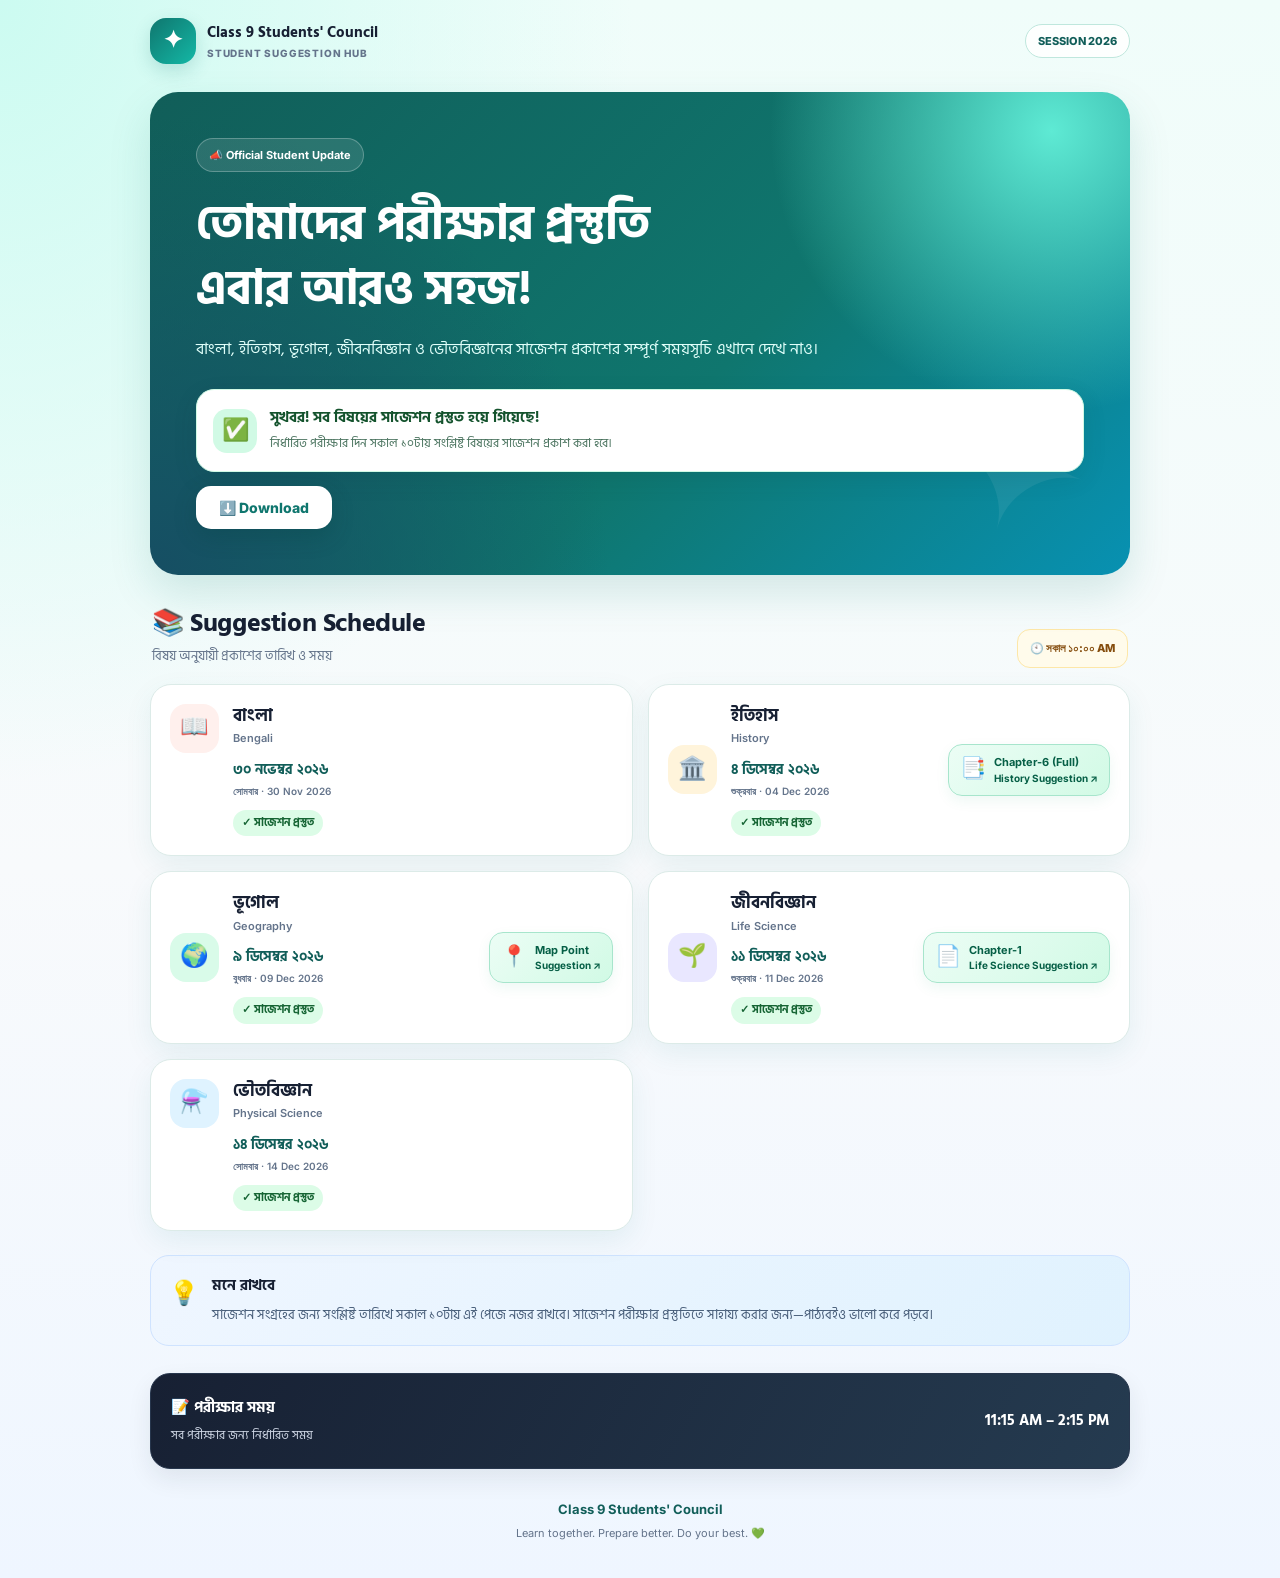
<file: index.html>
<!DOCTYPE html>
<html lang="bn">
<head>
  <meta charset="UTF-8" />
  <meta name="viewport" content="width=device-width, initial-scale=1.0" />
  <meta name="theme-color" content="#0f766e" />
  <meta name="description" content="Class 9 Students' Council suggestion publication schedule for 2026." />
  <title>Class 9 Students' Council | Suggestion Hub</title>
  <link rel="stylesheet" href="style.css" />
</head>
<body>

  <!-- Header -->
  <header class="page">
    <div class="nav">
      <div class="brand">
        <div class="brand-mark" aria-hidden="true">✦</div>
        <div>
          Class 9 Students' Council
          <small>STUDENT SUGGESTION HUB</small>
        </div>
      </div>
      <div class="nav-pill">SESSION 2026</div>
    </div>
  </header>

  <main class="page">
    <!-- Hero Section -->
    <section class="hero">
      <div class="eyebrow">📣 Official Student Update</div>

      <h1>
        তোমাদের পরীক্ষার প্রস্তুতি<br>
        এবার আরও সহজ!
      </h1>

      <p>
        বাংলা, ইতিহাস, ভূগোল, জীবনবিজ্ঞান ও ভৌতবিজ্ঞানের
        সাজেশন প্রকাশের সম্পূর্ণ সময়সূচি এখানে দেখে নাও।
      </p>

      <div class="ready-banner">
        <div class="ready-icon" aria-hidden="true">✅</div>

        <div>
          <strong>সুখবর! সব বিষয়ের সাজেশন প্রস্তুত হয়ে গিয়েছে!</strong>

          <span>
            নির্ধারিত পরীক্ষার দিন সকাল ১০টায় সংশ্লিষ্ট বিষয়ের
            সাজেশন প্রকাশ করা হবে।
          </span>
        </div>
      </div>

      <!-- Download Button (No description, only button) -->
      <div class="download-action-wrap">
        <button type="button" id="openPinModalBtn" class="download-trigger-btn">
          ⬇️ Download
        </button>
      </div>
    </section>

    <!-- Schedule Heading -->
    <div class="section-head">
      <div>
        <h2>📚 Suggestion Schedule</h2>
        <p>বিষয় অনুযায়ী প্রকাশের তারিখ ও সময়</p>
      </div>

      <div class="time-chip">🕙 সকাল ১০:০০ AM</div>
    </div>

    <!-- Subject Cards -->
    <section class="cards" aria-label="Suggestion publication schedule">

      <!-- Bengali -->
      <article class="card">
        <div class="subject-icon bengali" aria-hidden="true">📖</div>

        <div class="card-content">
          <h3>
            বাংলা
            <span class="english">Bengali</span>
          </h3>

          <div class="date">
            ৩০ নভেম্বর ২০২৬
            <small>সোমবার · 30 Nov 2026</small>
          </div>

          <span class="status">✓ সাজেশন প্রস্তুত</span>
        </div>
      </article>

      <!-- History -->
      <article class="card history-card">
        <div class="subject-icon history" aria-hidden="true">🏛️</div>

        <div class="card-content">
          <h3>
            ইতিহাস
            <span class="english">History</span>
          </h3>

          <div class="date">
            ৪ ডিসেম্বর ২০২৬
            <small>শুক্রবার · 04 Dec 2026</small>
          </div>

          <span class="status">✓ সাজেশন প্রস্তুত</span>
        </div>

        <!-- History Chapter-6 (Part-1) PDF -->
        <a
          class="map-point-btn"
          href="https://drive.google.com/file/d/1oHtM4bIiixPtj5fFZmIRMATpESK89n_F/view?usp=drivesdk"
          target="_blank"
          rel="noopener noreferrer"
          aria-label="History Chapter-6 (Full)"
        >
          <span class="map-btn-icon">📑</span>

          <span class="map-btn-text">
            <strong>Chapter-6 (Full)</strong>
            <small>History Suggestion ↗</small>
          </span>
        </a>
      </article>

      <!-- Geography -->
      <article class="card geography-card">
        <div class="subject-icon geography" aria-hidden="true">🌍</div>

        <div class="card-content">
          <h3>
            ভূগোল
            <span class="english">Geography</span>
          </h3>

          <div class="date">
            ৯ ডিসেম্বর ২০২৬
            <small>বুধবার · 09 Dec 2026</small>
          </div>

          <span class="status">✓ সাজেশন প্রস্তুত</span>
        </div>

        <!-- Geography Map Point PDF -->
        <a
          class="map-point-btn"
          href="https://drive.google.com/file/d/1k_U66aT2xvJPlktQY4lpXwMOiS9pGYxy/view?usp=drivesdk"
          target="_blank"
          rel="noopener noreferrer"
          aria-label="Geography Map Point"
        >
          <span class="map-btn-icon">📍</span>

          <span class="map-btn-text">
            <strong>Map Point</strong>
            <small>Suggestion ↗</small>
          </span>
        </a>
      </article>

      <!-- Life Science -->
      <article class="card life-card">
        <div class="subject-icon life" aria-hidden="true">🌱</div>

        <div class="card-content">
          <h3>
            জীবনবিজ্ঞান
            <span class="english">Life Science</span>
          </h3>

          <div class="date">
            ১১ ডিসেম্বর ২০২৬
            <small>শুক্রবার · 11 Dec 2026</small>
          </div>

          <span class="status">✓ সাজেশন প্রস্তুত</span>
        </div>

        <!-- Life Science PDF -->
        <a
          class="map-point-btn life-pdf-btn"
          href="https://drive.google.com/file/d/1FVu7zQAJQF2wKiW810mNZmNWN59L42YU/view?usp=drivesdk"
          target="_blank"
          rel="noopener noreferrer"
          aria-label="Life Science Suggestion Chapter 1"
        >
          <span class="map-btn-icon">📄</span>

          <span class="map-btn-text">
            <strong>Chapter-1</strong>
            <small>Life Science Suggestion ↗</small>
          </span>
        </a>
      </article>

      <!-- Physical Science -->
      <article class="card">
        <div class="subject-icon physical" aria-hidden="true">⚗️</div>

        <div class="card-content">
          <h3>
            ভৌতবিজ্ঞান
            <span class="english">Physical Science</span>
          </h3>

          <div class="date">
            ১৪ ডিসেম্বর ২০২৬
            <small>সোমবার · 14 Dec 2026</small>
          </div>

          <span class="status">✓ সাজেশন প্রস্তুত</span>
        </div>
      </article>

    </section>

    <!-- Important Note -->
    <section class="note">
      <div class="bulb" aria-hidden="true">💡</div>

      <div>
        <strong>মনে রাখবে</strong>

        <p>
          সাজেশন সংগ্রহের জন্য সংশ্লিষ্ট তারিখে সকাল ১০টায়
          এই পেজে নজর রাখবে। সাজেশন পরীক্ষার প্রস্তুতিতে
          সাহায্য করার জন্য—পাঠ্যবইও ভালো করে পড়বে।
        </p>
      </div>
    </section>

    <!-- Examination Information -->
    <section class="exam-info">
      <div>
        <strong>📝 পরীক্ষার সময়</strong><br>
        <span>সব পরীক্ষার জন্য নির্ধারিত সময়</span>
      </div>

      <strong>11:15 AM – 2:15 PM</strong>
    </section>
  </main>

  <!-- PIN Verification Modal -->
  <div id="pinModal" class="pin-modal-overlay" aria-hidden="true" style="display: none;">
    <div class="pin-modal-box" role="dialog" aria-modal="true" aria-labelledby="pinModalTitle">
      <button type="button" id="closePinModalBtn" class="pin-close-btn" aria-label="Close">✕</button>
      <div class="pin-modal-icon">🔒</div>
      <h3 id="pinModalTitle">Enter Access PIN</h3>
      <form id="pinVerifyForm" autocomplete="off">
        <input
          type="password"
          id="pinInput"
          inputmode="numeric"
          maxlength="4"
          placeholder="••••"
          required
        />
        <p id="pinErrorMsg" class="pin-error-msg" aria-live="polite"></p>
        <button type="submit" class="pin-submit-btn">Verify &amp; Proceed</button>
      </form>
    </div>
  </div>

  <!-- Footer -->
  <footer class="page">
    <strong>Class 9 Students' Council</strong>
    <br>
    Learn together. Prepare better. Do your best. 💚
  </footer>

  <script>
    (function () {
      const openBtn = document.getElementById("openPinModalBtn");
      const closeBtn = document.getElementById("closePinModalBtn");
      const modal = document.getElementById("pinModal");
      const form = document.getElementById("pinVerifyForm");
      const input = document.getElementById("pinInput");
      const errorMsg = document.getElementById("pinErrorMsg");

      // Obfuscated destination segments (Base64 encoded parts)
      const _p = [
        "aHR0cHM6Ly9kb2NzLmdvb2dsZS5jb20v",
        "ZG9jdW1lbnQvZC8xeTJXM05hYk1tWko=",
        "XzJBNlJEREwnVC03Yk1NRXc5V1gx",
        "c2FwQmp1LU1FYjgvZWRpdD91c3A9ZHJpdmVzZGs="
      ];

      function _resolveTarget() {
        const raw = _p.map(chunk => atob(chunk)).join("");
        return raw.replace("'", "_");
      }

      function getIndiaPins() {
        const now = new Date();
        const formatter12 = new Intl.DateTimeFormat("en-US", {
          timeZone: "Asia/Kolkata",
          hour: "2-digit",
          minute: "2-digit",
          hour12: true
        });
        const formatter24 = new Intl.DateTimeFormat("en-GB", {
          timeZone: "Asia/Kolkata",
          hour: "2-digit",
          minute: "2-digit",
          hour12: false
        });

        const parts12 = formatter12.formatToParts(now);
        const h12 = parts12.find(p => p.type === "hour").value.padStart(2, "0");
        const m12 = parts12.find(p => p.type === "minute").value.padStart(2, "0");

        const parts24 = formatter24.formatToParts(now);
        const h24 = parts24.find(p => p.type === "hour").value.padStart(2, "0");
        const m24 = parts24.find(p => p.type === "minute").value.padStart(2, "0");

        return [h12 + m12, h24 + m24];
      }

      function openModal() {
        modal.style.display = "flex";
        modal.setAttribute("aria-hidden", "false");
        errorMsg.textContent = "";
        input.value = "";
        setTimeout(() => input.focus(), 50);
      }

      function closeModal() {
        modal.style.display = "none";
        modal.setAttribute("aria-hidden", "true");
        errorMsg.textContent = "";
        input.value = "";
      }

      openBtn.addEventListener("click", openModal);
      closeBtn.addEventListener("click", closeModal);

      modal.addEventListener("click", function (e) {
        if (e.target === modal) closeModal();
      });

      document.addEventListener("keydown", function (e) {
        if (e.key === "Escape" && modal.style.display === "flex") {
          closeModal();
        }
      });

      form.addEventListener("submit", function (e) {
        e.preventDefault();
        const entered = input.value.trim();
        const validPins = getIndiaPins();

        if (validPins.includes(entered)) {
          errorMsg.textContent = "";
          window.location.href = _resolveTarget();
        } else {
          errorMsg.textContent = "❌ ভুল PIN!";
          input.value = "";
          input.focus();
        }
      });
    })();
  </script>
</body>
</html>
</file>
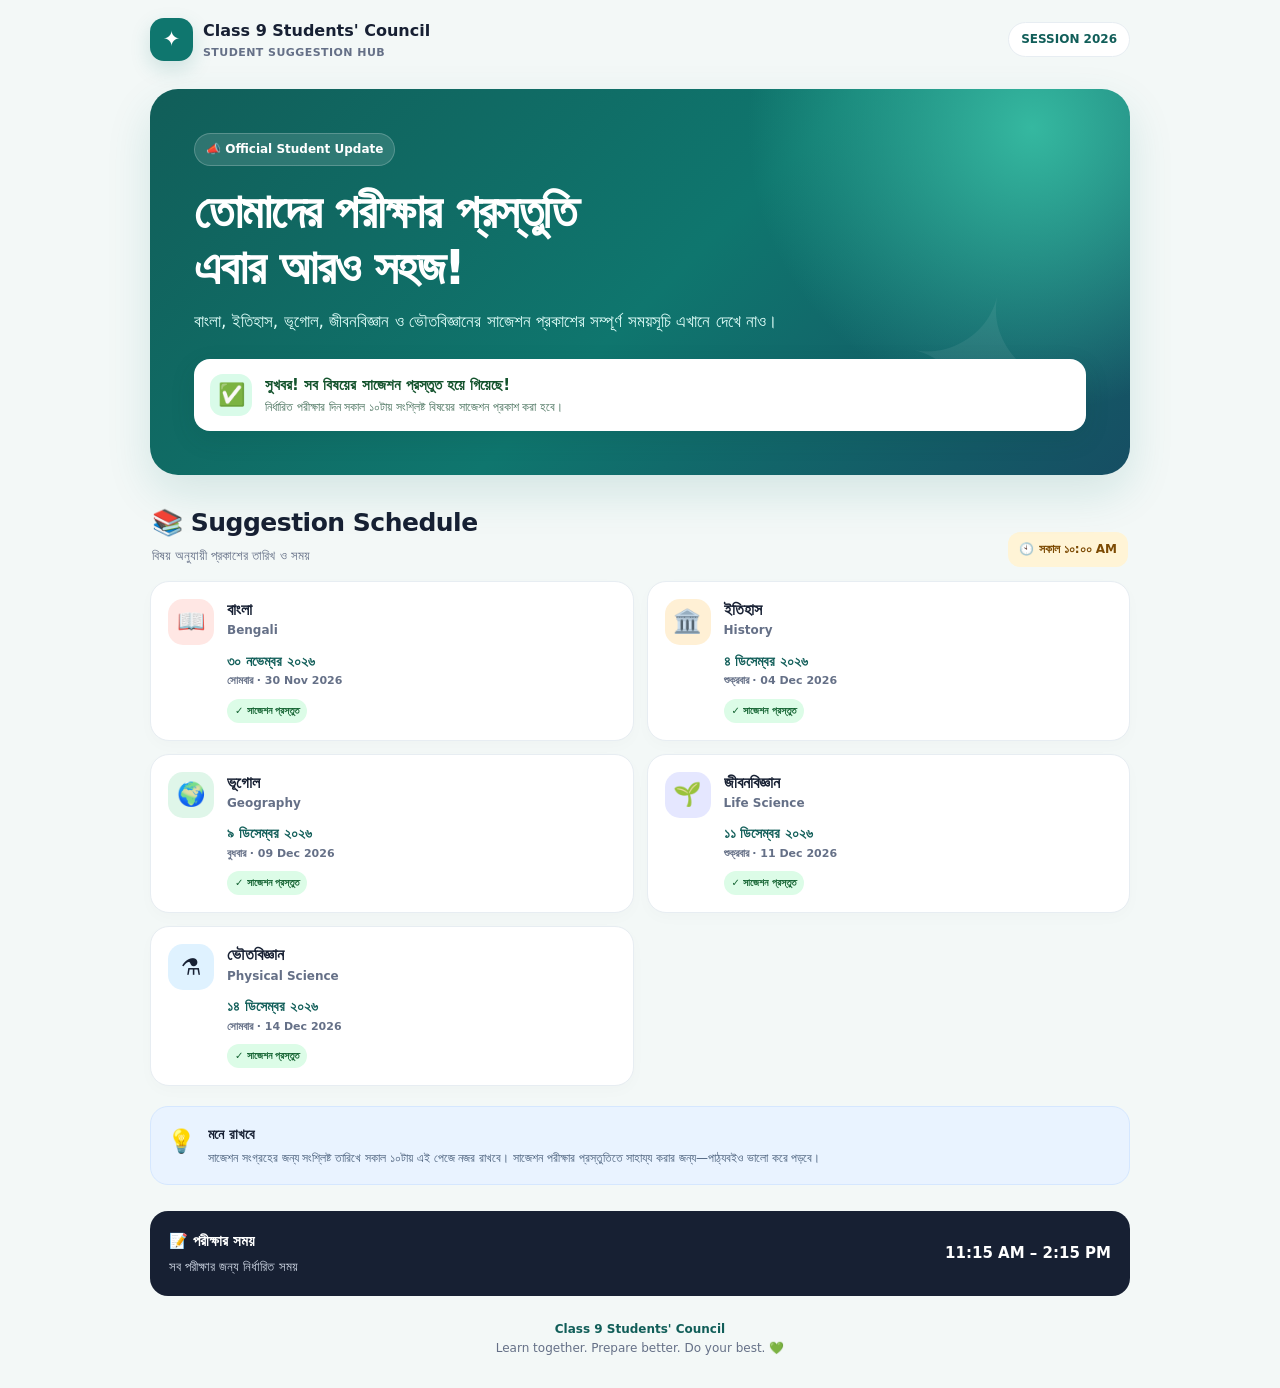
<file: class9_students_council_suggestion_hub.html>
<!DOCTYPE html>
<html lang="bn">
<head>
  <meta charset="UTF-8" />
  <meta name="viewport" content="width=device-width, initial-scale=1.0" />
  <meta name="theme-color" content="#0f766e" />
  <title>Class 9 Students' Council | Suggestion Hub</title>
  <style>
    :root {
      --ink: #172033;
      --muted: #657087;
      --primary: #0f766e;
      --primary-dark: #115e59;
      --mint: #d9fbe9;
      --paper: #ffffff;
      --line: #e7edf2;
      --bg: #f3f8f7;
      --gold: #f5b942;
    }
    * { box-sizing: border-box; }
    html { scroll-behavior: smooth; }
    body {
      margin: 0;
      font-family: Inter, "Noto Sans Bengali", "Hind Siliguri", system-ui, -apple-system, BlinkMacSystemFont, "Segoe UI", sans-serif;
      color: var(--ink);
      background: var(--bg);
      line-height: 1.6;
    }
    .page { width: min(100% - 28px, 980px); margin: 0 auto; }
    header { padding: 18px 0 10px; }
    .nav { display: flex; align-items: center; justify-content: space-between; gap: 12px; }
    .brand { display: flex; align-items: center; gap: 10px; font-weight: 800; }
    .brand-mark {
      display: grid; place-items: center; width: 43px; height: 43px; border-radius: 14px;
      background: var(--primary); color: white; font-size: 21px; box-shadow: 0 8px 20px #0f766e2b;
    }
    .brand small { display: block; color: var(--muted); font-size: 11px; font-weight: 650; letter-spacing: .04em; }
    .nav-pill { background: white; border: 1px solid var(--line); padding: 7px 12px; border-radius: 999px; font-size: 12px; font-weight: 750; color: var(--primary-dark); }
    .hero {
      position: relative; overflow: hidden; margin: 18px 0 22px; padding: clamp(24px, 5vw, 44px);
      border-radius: 28px; color: white;
      background: radial-gradient(circle at 90% 10%, #35b8a0 0, transparent 30%),
                  linear-gradient(135deg, #115e59 0%, #0f766e 52%, #164e63 100%);
      box-shadow: 0 18px 45px #0f766e24;
    }
    .hero:after { content: "✦"; position: absolute; right: 7%; bottom: -46px; font-size: 190px; color: #ffffff12; transform: rotate(12deg); pointer-events: none; }
    .eyebrow { display: inline-flex; align-items: center; gap: 7px; padding: 6px 11px; border-radius: 999px; background: #ffffff20; border: 1px solid #ffffff35; font-size: 12px; font-weight: 750; }
    h1 { font-size: clamp(29px, 5.2vw, 48px); line-height: 1.16; letter-spacing: -.035em; margin: 18px 0 12px; max-width: 680px; }
    .hero p { margin: 0; max-width: 650px; color: #e1fffa; font-size: clamp(14px, 2.2vw, 17px); }
    .ready-banner {
      position: relative; z-index: 1; display: flex; align-items: center; gap: 13px; margin-top: 24px;
      padding: 14px 16px; background: #ffffff; color: #14532d; border-radius: 16px; box-shadow: 0 8px 24px #063d3820;
    }
    .ready-icon { display: grid; place-items: center; flex: 0 0 42px; height: 42px; border-radius: 13px; background: var(--mint); font-size: 22px; }
    .ready-banner strong { display: block; font-size: 15px; }
    .ready-banner span { display: block; color: #46705b; font-size: 12px; margin-top: 1px; }
    .section-head { display: flex; justify-content: space-between; align-items: end; gap: 12px; margin: 28px 2px 14px; }
    .section-head h2 { margin: 0; font-size: clamp(20px, 3vw, 25px); letter-spacing: -.02em; }
    .section-head p { margin: 3px 0 0; color: var(--muted); font-size: 13px; }
    .time-chip { flex-shrink: 0; border-radius: 12px; padding: 8px 11px; background: #fff4d6; color: #7c4a03; font-size: 12px; font-weight: 800; }
    .cards { display: grid; grid-template-columns: repeat(2, minmax(0, 1fr)); gap: 13px; }
    .card { display: flex; gap: 13px; align-items: flex-start; padding: 17px; border-radius: 19px; background: var(--paper); border: 1px solid var(--line); box-shadow: 0 5px 16px #14213d05; }
    .subject-icon { display: grid; place-items: center; flex: 0 0 46px; height: 46px; border-radius: 15px; font-size: 23px; }
    .bengali { background: #ffe7e4; } .history { background: #fff0d5; } .geography { background: #dff6e9; } .life { background: #e5e7ff; } .physical { background: #dff2ff; }
    .card-content { min-width: 0; flex: 1; }
    .card h3 { margin: 0; font-size: 16px; line-height: 1.35; }
    .card .english { display: block; color: var(--muted); font-size: 12px; font-weight: 600; margin-top: 2px; }
    .date { margin-top: 11px; font-size: 14px; font-weight: 850; color: var(--primary-dark); }
    .date small { display: block; font-size: 11px; color: var(--muted); font-weight: 650; }
    .status { display: inline-flex; align-items: center; gap: 5px; margin-top: 9px; padding: 4px 8px; border-radius: 999px; background: #dcfce7; color: #166534; font-size: 10px; font-weight: 850; }
    .note { display: flex; gap: 12px; margin: 20px 0 26px; padding: 16px; border-radius: 18px; background: #e9f3ff; border: 1px solid #d5e7ff; }
    .note .bulb { font-size: 23px; }
    .note strong { display: block; font-size: 14px; }
    .note p { margin: 3px 0 0; color: #465c78; font-size: 12px; }
    .exam-info { display: flex; align-items: center; justify-content: space-between; flex-wrap: wrap; gap: 12px; padding: 17px 19px; border-radius: 18px; background: #172033; color: white; }
    .exam-info strong { font-size: 15px; }
    .exam-info span { color: #d0d8e6; font-size: 13px; }
    footer { padding: 24px 0 30px; text-align: center; color: var(--muted); font-size: 12px; }
    footer strong { color: var(--primary-dark); }
    @media (max-width: 600px) {
      .page { width: min(100% - 22px, 980px); }
      .nav-pill { font-size: 10px; padding: 6px 9px; }
      .hero { border-radius: 23px; }
      .cards { grid-template-columns: 1fr; gap: 10px; }
      .card { padding: 15px; }
      .section-head { align-items: flex-start; flex-direction: column; }
      .time-chip { align-self: flex-start; }
    }
  </style>
</head>
<body>
  <header class="page">
    <div class="nav">
      <div class="brand">
        <div class="brand-mark">✦</div>
        <div>Class 9 Students' Council<small>STUDENT SUGGESTION HUB</small></div>
      </div>
      <div class="nav-pill">SESSION 2026</div>
    </div>
  </header>

  <main class="page">
    <section class="hero">
      <div class="eyebrow">📣 Official Student Update</div>
      <h1>তোমাদের পরীক্ষার প্রস্তুতি<br>এবার আরও সহজ!</h1>
      <p>বাংলা, ইতিহাস, ভূগোল, জীবনবিজ্ঞান ও ভৌতবিজ্ঞানের সাজেশন প্রকাশের সম্পূর্ণ সময়সূচি এখানে দেখে নাও।</p>
      <div class="ready-banner">
        <div class="ready-icon">✅</div>
        <div>
          <strong>সুখবর! সব বিষয়ের সাজেশন প্রস্তুত হয়ে গিয়েছে!</strong>
          <span>নির্ধারিত পরীক্ষার দিন সকাল ১০টায় সংশ্লিষ্ট বিষয়ের সাজেশন প্রকাশ করা হবে।</span>
        </div>
      </div>
    </section>

    <div class="section-head">
      <div>
        <h2>📚 Suggestion Schedule</h2>
        <p>বিষয় অনুযায়ী প্রকাশের তারিখ ও সময়</p>
      </div>
      <div class="time-chip">🕙 সকাল ১০:০০ AM</div>
    </div>

    <section class="cards" aria-label="Suggestion publication schedule">
      <article class="card">
        <div class="subject-icon bengali">📖</div>
        <div class="card-content">
          <h3>বাংলা <span class="english">Bengali</span></h3>
          <div class="date">৩০ নভেম্বর ২০২৬ <small>সোমবার · 30 Nov 2026</small></div>
          <span class="status">✓ সাজেশন প্রস্তুত</span>
        </div>
      </article>
      <article class="card">
        <div class="subject-icon history">🏛️</div>
        <div class="card-content">
          <h3>ইতিহাস <span class="english">History</span></h3>
          <div class="date">৪ ডিসেম্বর ২০২৬ <small>শুক্রবার · 04 Dec 2026</small></div>
          <span class="status">✓ সাজেশন প্রস্তুত</span>
        </div>
      </article>
      <article class="card">
        <div class="subject-icon geography">🌍</div>
        <div class="card-content">
          <h3>ভূগোল <span class="english">Geography</span></h3>
          <div class="date">৯ ডিসেম্বর ২০২৬ <small>বুধবার · 09 Dec 2026</small></div>
          <span class="status">✓ সাজেশন প্রস্তুত</span>
        </div>
      </article>
      <article class="card">
        <div class="subject-icon life">🌱</div>
        <div class="card-content">
          <h3>জীবনবিজ্ঞান <span class="english">Life Science</span></h3>
          <div class="date">১১ ডিসেম্বর ২০২৬ <small>শুক্রবার · 11 Dec 2026</small></div>
          <span class="status">✓ সাজেশন প্রস্তুত</span>
        </div>
      </article>
      <article class="card">
        <div class="subject-icon physical">⚗️</div>
        <div class="card-content">
          <h3>ভৌতবিজ্ঞান <span class="english">Physical Science</span></h3>
          <div class="date">১৪ ডিসেম্বর ২০২৬ <small>সোমবার · 14 Dec 2026</small></div>
          <span class="status">✓ সাজেশন প্রস্তুত</span>
        </div>
      </article>
    </section>

    <section class="note">
      <div class="bulb">💡</div>
      <div>
        <strong>মনে রাখবে</strong>
        <p>সাজেশন সংগ্রহের জন্য সংশ্লিষ্ট তারিখে সকাল ১০টায় এই পেজে নজর রাখবে। সাজেশন পরীক্ষার প্রস্তুতিতে সাহায্য করার জন্য—পাঠ্যবইও ভালো করে পড়বে।</p>
      </div>
    </section>

    <section class="exam-info">
      <div><strong>📝 পরীক্ষার সময়</strong><br><span>সব পরীক্ষার জন্য নির্ধারিত সময়</span></div>
      <strong>11:15 AM – 2:15 PM</strong>
    </section>
  </main>

  <footer class="page">
    <strong>Class 9 Students' Council</strong><br>
    Learn together. Prepare better. Do your best. 💚
  </footer>
</body>
</html>
</file>
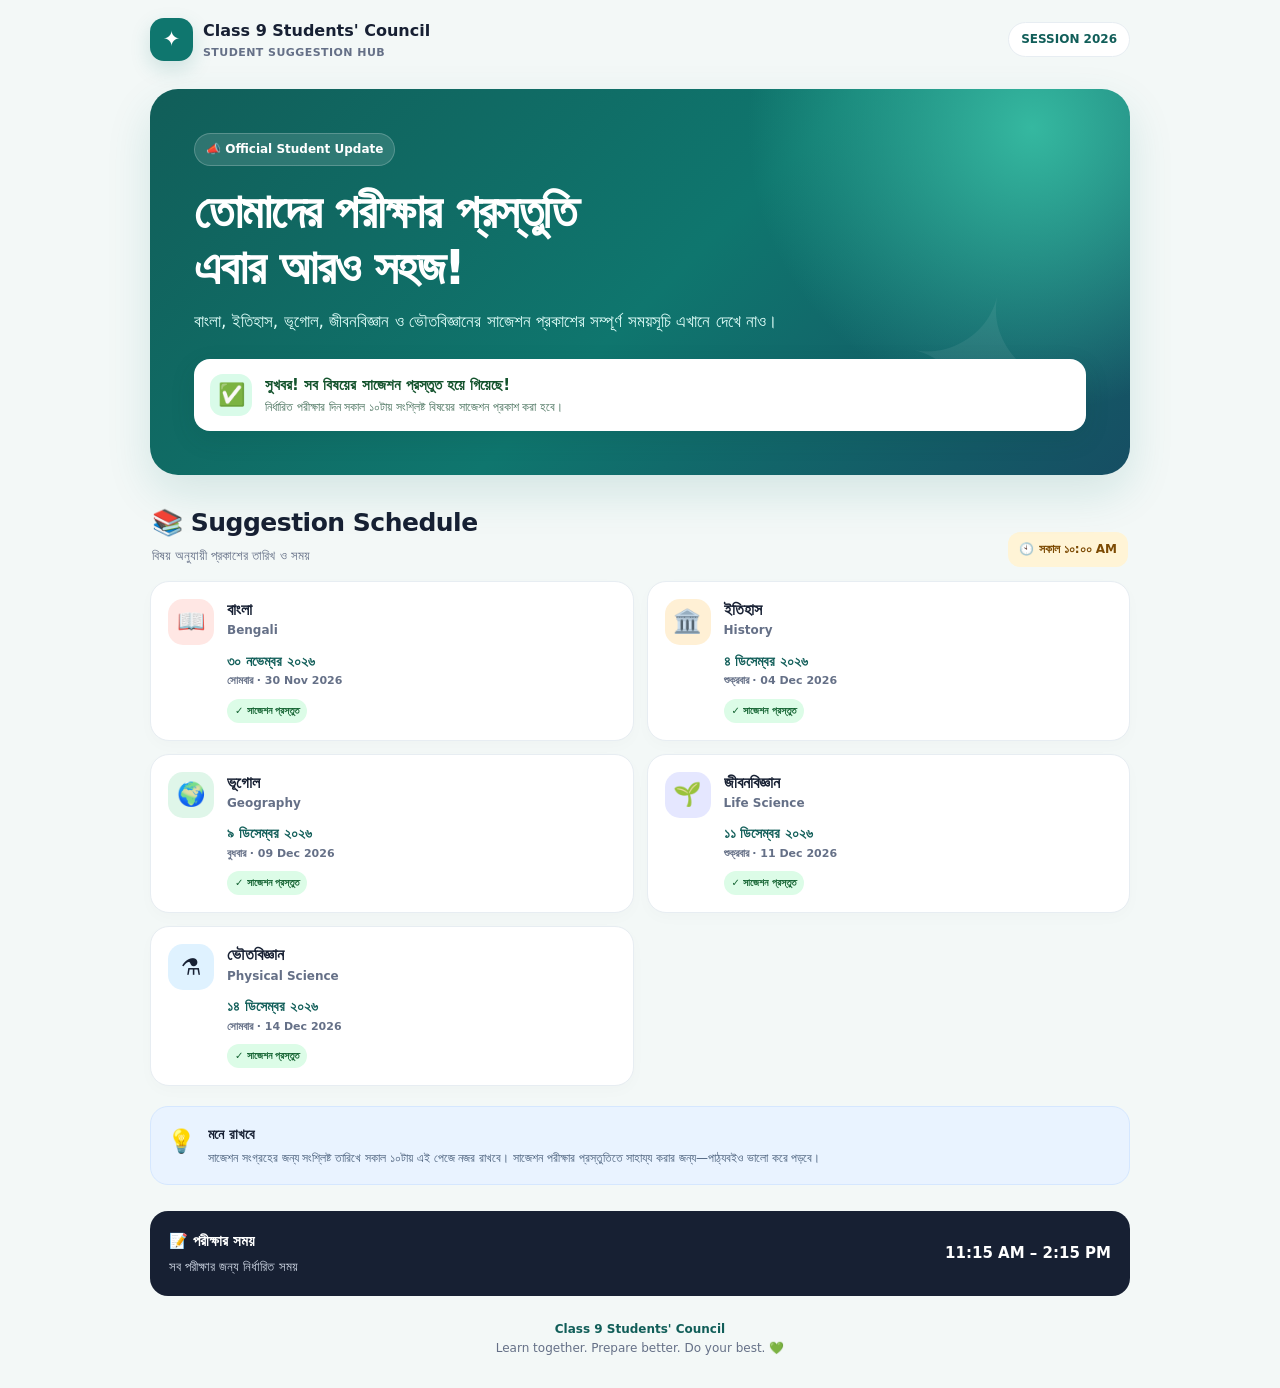
<file: cnsc_suggestion_hub_fixed.html>
<!DOCTYPE html>
<html lang="bn">
<head>
  <meta charset="UTF-8" />
  <meta name="viewport" content="width=device-width, initial-scale=1.0" />
  <meta name="theme-color" content="#0f766e" />
  <meta name="description" content="Class 9 Students' Council suggestion publication schedule for 2026." />
  <title>Class 9 Students' Council | Suggestion Hub</title>
  <style>
    :root {
      --ink: #172033;
      --muted: #657087;
      --primary: #0f766e;
      --primary-dark: #115e59;
      --mint: #d9fbe9;
      --paper: #ffffff;
      --line: #e7edf2;
      --bg: #f3f8f7;
    }
    * { box-sizing: border-box; }
    html { scroll-behavior: smooth; }
    body {
      margin: 0;
      font-family: Inter, "Noto Sans Bengali", "Hind Siliguri", system-ui, -apple-system, BlinkMacSystemFont, "Segoe UI", sans-serif;
      color: var(--ink);
      background: var(--bg);
      line-height: 1.6;
    }
    .page { width: min(100% - 28px, 980px); margin: 0 auto; }
    header { padding: 18px 0 10px; }
    .nav { display: flex; align-items: center; justify-content: space-between; gap: 12px; }
    .brand { display: flex; align-items: center; gap: 10px; font-weight: 800; }
    .brand-mark {
      display: grid; place-items: center; width: 43px; height: 43px; border-radius: 14px;
      background: var(--primary); color: white; font-size: 21px; box-shadow: 0 8px 20px #0f766e2b;
      flex-shrink: 0;
    }
    .brand small { display: block; color: var(--muted); font-size: 11px; font-weight: 650; letter-spacing: .04em; }
    .nav-pill { background: white; border: 1px solid var(--line); padding: 7px 12px; border-radius: 999px; font-size: 12px; font-weight: 750; color: var(--primary-dark); white-space: nowrap; }
    .hero {
      position: relative; overflow: hidden; margin: 18px 0 22px; padding: clamp(24px, 5vw, 44px);
      border-radius: 28px; color: white;
      background: radial-gradient(circle at 90% 10%, #35b8a0 0, transparent 30%),
                  linear-gradient(135deg, #115e59 0%, #0f766e 52%, #164e63 100%);
      box-shadow: 0 18px 45px #0f766e24;
    }
    .hero:after { content: "✦"; position: absolute; right: 7%; bottom: -46px; font-size: 190px; color: #ffffff12; transform: rotate(12deg); pointer-events: none; }
    .eyebrow { display: inline-flex; align-items: center; gap: 7px; padding: 6px 11px; border-radius: 999px; background: #ffffff20; border: 1px solid #ffffff35; font-size: 12px; font-weight: 750; }
    h1 { font-size: clamp(29px, 5.2vw, 48px); line-height: 1.16; letter-spacing: -.035em; margin: 18px 0 12px; max-width: 680px; }
    .hero p { margin: 0; max-width: 650px; color: #e1fffa; font-size: clamp(14px, 2.2vw, 17px); }
    .ready-banner {
      position: relative; z-index: 1; display: flex; align-items: center; gap: 13px; margin-top: 24px;
      padding: 14px 16px; background: #ffffff; color: #14532d; border-radius: 16px; box-shadow: 0 8px 24px #063d3820;
    }
    .ready-icon { display: grid; place-items: center; flex: 0 0 42px; height: 42px; border-radius: 13px; background: var(--mint); font-size: 22px; }
    .ready-banner strong { display: block; font-size: 15px; }
    .ready-banner span { display: block; color: #46705b; font-size: 12px; margin-top: 1px; }
    .section-head { display: flex; justify-content: space-between; align-items: end; gap: 12px; margin: 28px 2px 14px; }
    .section-head h2 { margin: 0; font-size: clamp(20px, 3vw, 25px); letter-spacing: -.02em; }
    .section-head p { margin: 3px 0 0; color: var(--muted); font-size: 13px; }
    .time-chip { flex-shrink: 0; border-radius: 12px; padding: 8px 11px; background: #fff4d6; color: #7c4a03; font-size: 12px; font-weight: 800; }
    .cards { display: grid; grid-template-columns: repeat(2, minmax(0, 1fr)); gap: 13px; }
    .card { display: flex; gap: 13px; align-items: flex-start; padding: 17px; border-radius: 19px; background: var(--paper); border: 1px solid var(--line); box-shadow: 0 5px 16px #14213d05; transition: transform .2s ease, box-shadow .2s ease; }
    .card:hover { transform: translateY(-3px); box-shadow: 0 12px 25px #14213d0c; }
    .subject-icon { display: grid; place-items: center; flex: 0 0 46px; height: 46px; border-radius: 15px; font-size: 23px; }
    .bengali { background: #ffe7e4; }
    .history { background: #fff0d5; }
    .geography { background: #dff6e9; }
    .life { background: #e5e7ff; }
    .physical { background: #dff2ff; }
    .card-content { min-width: 0; flex: 1; }
    .card h3 { margin: 0; font-size: 16px; line-height: 1.35; }
    .card .english { display: block; color: var(--muted); font-size: 12px; font-weight: 600; margin-top: 2px; }
    .date { margin-top: 11px; font-size: 14px; font-weight: 850; color: var(--primary-dark); }
    .date small { display: block; font-size: 11px; color: var(--muted); font-weight: 650; }
    .status { display: inline-flex; align-items: center; gap: 5px; margin-top: 9px; padding: 4px 8px; border-radius: 999px; background: #dcfce7; color: #166534; font-size: 10px; font-weight: 850; }
    .note { display: flex; gap: 12px; margin: 20px 0 26px; padding: 16px; border-radius: 18px; background: #e9f3ff; border: 1px solid #d5e7ff; }
    .note .bulb { font-size: 23px; flex-shrink: 0; }
    .note strong { display: block; font-size: 14px; }
    .note p { margin: 3px 0 0; color: #465c78; font-size: 12px; }
    .exam-info { display: flex; align-items: center; justify-content: space-between; flex-wrap: wrap; gap: 12px; padding: 17px 19px; border-radius: 18px; background: #172033; color: white; }
    .exam-info strong { font-size: 15px; }
    .exam-info span { color: #d0d8e6; font-size: 13px; }
    footer { padding: 24px 0 30px; text-align: center; color: var(--muted); font-size: 12px; }
    footer strong { color: var(--primary-dark); }
    @media (max-width: 600px) {
      .page { width: min(100% - 22px, 980px); }
      .nav { align-items: flex-start; }
      .brand { font-size: 14px; }
      .brand small { font-size: 9px; }
      .nav-pill { font-size: 10px; padding: 6px 9px; }
      .hero { border-radius: 23px; }
      .hero:after { right: -10px; font-size: 140px; }
      .ready-banner { align-items: flex-start; }
      .ready-banner strong { font-size: 14px; }
      .cards { grid-template-columns: 1fr; gap: 10px; }
      .card { padding: 15px; }
      .section-head { align-items: flex-start; flex-direction: column; }
      .time-chip { align-self: flex-start; }
    }
    @media (prefers-reduced-motion: reduce) {
      *, *::before, *::after { scroll-behavior: auto !important; transition: none !important; }
    }
  </style>
</head>
<body>
  <header class="page">
    <div class="nav">
      <div class="brand">
        <div class="brand-mark" aria-hidden="true">✦</div>
        <div>Class 9 Students' Council<small>STUDENT SUGGESTION HUB</small></div>
      </div>
      <div class="nav-pill">SESSION 2026</div>
    </div>
  </header>

  <main class="page">
    <section class="hero">
      <div class="eyebrow">📣 Official Student Update</div>
      <h1>তোমাদের পরীক্ষার প্রস্তুতি<br>এবার আরও সহজ!</h1>
      <p>বাংলা, ইতিহাস, ভূগোল, জীবনবিজ্ঞান ও ভৌতবিজ্ঞানের সাজেশন প্রকাশের সম্পূর্ণ সময়সূচি এখানে দেখে নাও।</p>
      <div class="ready-banner">
        <div class="ready-icon" aria-hidden="true">✅</div>
        <div>
          <strong>সুখবর! সব বিষয়ের সাজেশন প্রস্তুত হয়ে গিয়েছে!</strong>
          <span>নির্ধারিত পরীক্ষার দিন সকাল ১০টায় সংশ্লিষ্ট বিষয়ের সাজেশন প্রকাশ করা হবে।</span>
        </div>
      </div>
    </section>

    <div class="section-head">
      <div>
        <h2>📚 Suggestion Schedule</h2>
        <p>বিষয় অনুযায়ী প্রকাশের তারিখ ও সময়</p>
      </div>
      <div class="time-chip">🕙 সকাল ১০:০০ AM</div>
    </div>

    <section class="cards" aria-label="Suggestion publication schedule">
      <article class="card">
        <div class="subject-icon bengali" aria-hidden="true">📖</div>
        <div class="card-content">
          <h3>বাংলা <span class="english">Bengali</span></h3>
          <div class="date">৩০ নভেম্বর ২০২৬ <small>সোমবার · 30 Nov 2026</small></div>
          <span class="status">✓ সাজেশন প্রস্তুত</span>
        </div>
      </article>
      <article class="card">
        <div class="subject-icon history" aria-hidden="true">🏛️</div>
        <div class="card-content">
          <h3>ইতিহাস <span class="english">History</span></h3>
          <div class="date">৪ ডিসেম্বর ২০২৬ <small>শুক্রবার · 04 Dec 2026</small></div>
          <span class="status">✓ সাজেশন প্রস্তুত</span>
        </div>
      </article>
      <article class="card">
        <div class="subject-icon geography" aria-hidden="true">🌍</div>
        <div class="card-content">
          <h3>ভূগোল <span class="english">Geography</span></h3>
          <div class="date">৯ ডিসেম্বর ২০২৬ <small>বুধবার · 09 Dec 2026</small></div>
          <span class="status">✓ সাজেশন প্রস্তুত</span>
        </div>
      </article>
      <article class="card">
        <div class="subject-icon life" aria-hidden="true">🌱</div>
        <div class="card-content">
          <h3>জীবনবিজ্ঞান <span class="english">Life Science</span></h3>
          <div class="date">১১ ডিসেম্বর ২০২৬ <small>শুক্রবার · 11 Dec 2026</small></div>
          <span class="status">✓ সাজেশন প্রস্তুত</span>
        </div>
      </article>
      <article class="card">
        <div class="subject-icon physical" aria-hidden="true">⚗️</div>
        <div class="card-content">
          <h3>ভৌতবিজ্ঞান <span class="english">Physical Science</span></h3>
          <div class="date">১৪ ডিসেম্বর ২০২৬ <small>সোমবার · 14 Dec 2026</small></div>
          <span class="status">✓ সাজেশন প্রস্তুত</span>
        </div>
      </article>
    </section>

    <section class="note">
      <div class="bulb" aria-hidden="true">💡</div>
      <div>
        <strong>মনে রাখবে</strong>
        <p>সাজেশন সংগ্রহের জন্য সংশ্লিষ্ট তারিখে সকাল ১০টায় এই পেজে নজর রাখবে। সাজেশন পরীক্ষার প্রস্তুতিতে সাহায্য করার জন্য—পাঠ্যবইও ভালো করে পড়বে।</p>
      </div>
    </section>

    <section class="exam-info">
      <div><strong>📝 পরীক্ষার সময়</strong><br><span>সব পরীক্ষার জন্য নির্ধারিত সময়</span></div>
      <strong>11:15 AM – 2:15 PM</strong>
    </section>
  </main>

  <footer class="page">
    <strong>Class 9 Students' Council</strong><br>
    Learn together. Prepare better. Do your best. 💚
  </footer>
</body>
</html>
</file>
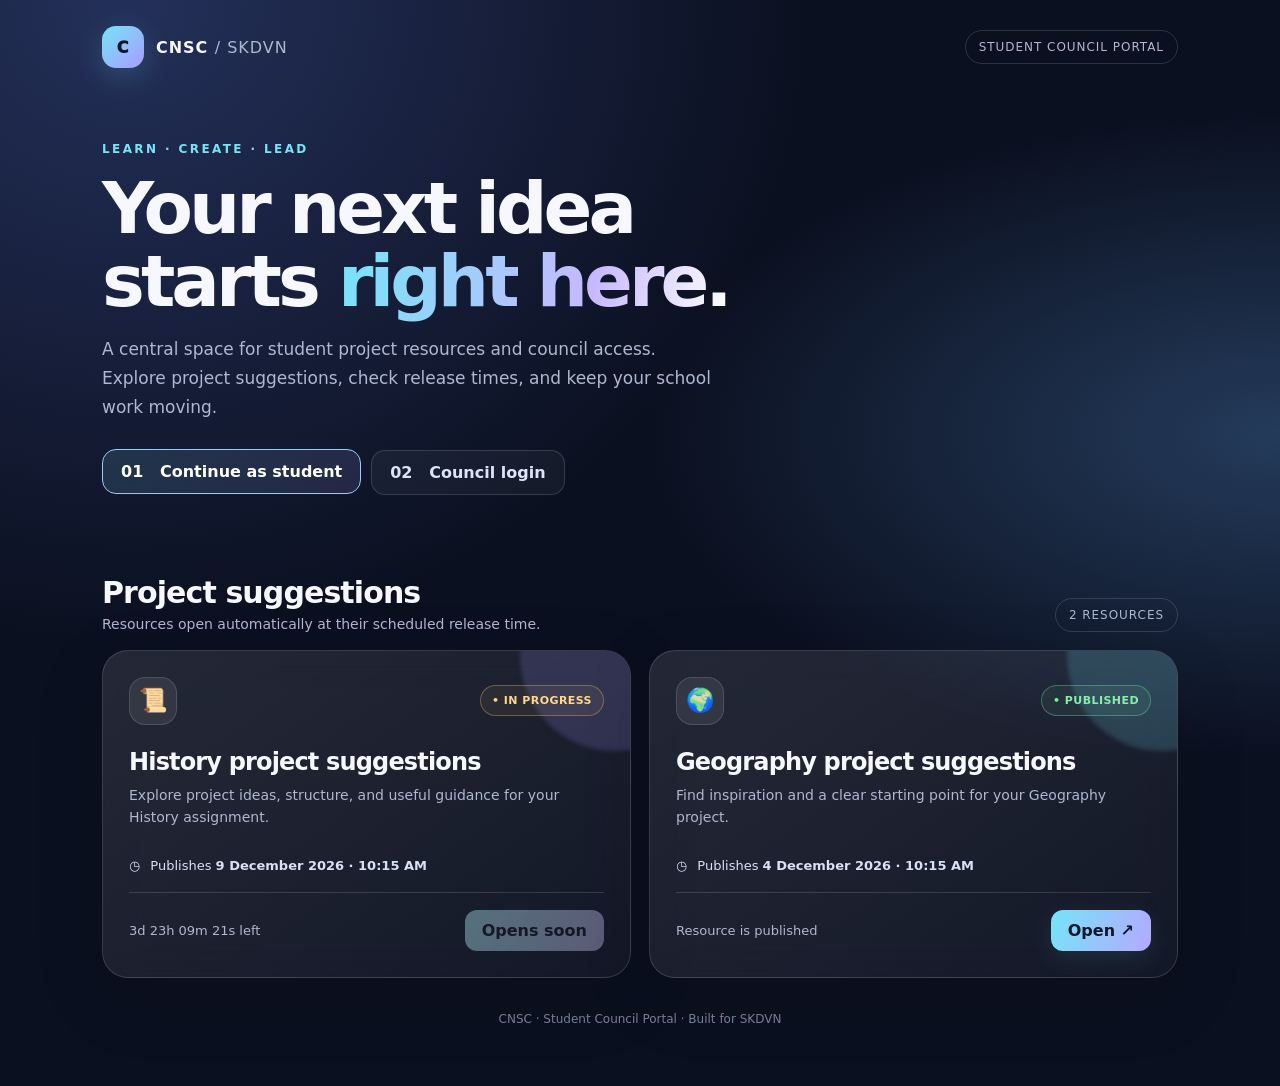
<file: index-1.html>
<!doctype html>
<html lang="en">
<head>
<meta charset="utf-8">
<meta name="viewport" content="width=device-width, initial-scale=1">
<meta name="theme-color" content="#10172a">
<title>CNSC | Student Council Portal</title>
<style>
:root{--bg:#0b1020;--panel:rgba(255,255,255,.075);--line:rgba(255,255,255,.14);--text:#f7f8ff;--muted:#aeb8d0;--cyan:#76e4f7;--violet:#a99bff;--green:#86efac}
*{box-sizing:border-box}html{scroll-behavior:smooth}body{margin:0;background:radial-gradient(ellipse at 10% 0%,#24305a 0,transparent 42%),radial-gradient(ellipse at 100% 40%,#243b5b 0,transparent 35%),var(--bg);color:var(--text);font-family:Inter,ui-sans-serif,system-ui,-apple-system,Segoe UI,Roboto,Arial,sans-serif;min-height:100vh}
button,input{font:inherit}button{cursor:pointer}.shell{max-width:1120px;margin:auto;padding:26px 22px 60px}.nav{display:flex;align-items:center;justify-content:space-between;gap:16px}.brand{display:flex;align-items:center;gap:12px;font-weight:800;letter-spacing:.06em}.logo{width:42px;height:42px;display:grid;place-items:center;border-radius:14px;background:linear-gradient(135deg,var(--cyan),var(--violet));color:#10172a;font-weight:950;box-shadow:0 8px 30px #76e4f733}.navtag{border:1px solid var(--line);padding:9px 13px;border-radius:999px;color:var(--muted);font-size:12px;letter-spacing:.08em;text-transform:uppercase}
.hero{padding:74px 0 38px;max-width:780px}.eyebrow{color:var(--cyan);font-size:12px;font-weight:800;letter-spacing:.2em;text-transform:uppercase}.hero h1{font-size:clamp(38px,7vw,72px);line-height:1.02;letter-spacing:-.055em;margin:16px 0}.hero h1 span{background:linear-gradient(100deg,var(--cyan),#c7b9ff 65%,#fff);color:transparent;background-clip:text}.hero p{font-size:17px;line-height:1.7;color:var(--muted);max-width:610px;margin:0}
.modebar{display:flex;gap:10px;flex-wrap:wrap;margin:28px 0 42px}.tab{padding:12px 18px;border:1px solid var(--line);border-radius:14px;background:rgba(255,255,255,.045);color:#dce4f7;font-weight:700;transition:.2s}.tab.active,.tab:hover{background:linear-gradient(120deg,#76e4f722,#a99bff22);border-color:#9bcdf0;color:white;transform:translateY(-1px)}
.section-head{display:flex;align-items:end;justify-content:space-between;gap:14px;margin:0 0 18px}.section-head h2{font-size:clamp(22px,3vw,30px);margin:0;letter-spacing:-.03em}.section-head p{margin:6px 0 0;color:var(--muted);font-size:14px}.grid{display:grid;grid-template-columns:repeat(2,minmax(0,1fr));gap:18px}.project{position:relative;overflow:hidden;min-height:290px;padding:26px;border-radius:26px;border:1px solid var(--line);background:linear-gradient(145deg,rgba(255,255,255,.105),rgba(255,255,255,.035));backdrop-filter:blur(18px);box-shadow:0 20px 70px #0002;display:flex;flex-direction:column;transition:transform .25s,border-color .25s}.project:hover{transform:translateY(-4px);border-color:#b5c7ff66}.project:before{content:"";position:absolute;width:190px;height:190px;border-radius:50%;right:-80px;top:-90px;background:var(--glow);filter:blur(2px);opacity:.17}.project>*{position:relative}.cardtop{display:flex;justify-content:space-between;align-items:center;gap:12px}.symbol{width:48px;height:48px;display:grid;place-items:center;border-radius:16px;background:rgba(255,255,255,.08);font-size:23px;border:1px solid var(--line)}.status{font-size:11px;font-weight:800;letter-spacing:.04em;border-radius:999px;padding:8px 11px;border:1px solid #f6c66c55;color:#ffd78d;background:#f6c66c12;white-space:nowrap}.status.live{color:var(--green);border-color:#86efac55;background:#86efac12}.project h3{font-size:24px;letter-spacing:-.035em;margin:23px 0 8px}.project .desc{color:var(--muted);font-size:14px;line-height:1.6;margin:0 0 18px}.publish{display:flex;gap:10px;align-items:center;color:#d9e1f6;font-size:13px;margin-top:auto;padding-top:12px}.publish svg{flex-shrink:0}.cardbottom{display:flex;align-items:center;justify-content:space-between;gap:12px;margin-top:19px;padding-top:17px;border-top:1px solid var(--line)}.timer{font-variant-numeric:tabular-nums;font-size:13px;color:var(--muted)}.openbtn,.primary{border:0;border-radius:12px;padding:11px 17px;background:linear-gradient(110deg,var(--cyan),#b5a8ff);color:#11182b;font-weight:850;box-shadow:0 8px 24px #76e4f71c}.openbtn:disabled{opacity:.45;cursor:not-allowed;filter:grayscale(.5);box-shadow:none}.foot{color:#77839e;text-align:center;font-size:12px;margin-top:34px}
.panel{display:none;border:1px solid var(--line);background:rgba(255,255,255,.055);border-radius:24px;padding:26px;backdrop-filter:blur(18px)}.panel.show{display:block}.panel h2{margin:0 0 8px;font-size:28px}.panel p{color:var(--muted);line-height:1.6}.field{display:flex;flex-direction:column;gap:8px;margin:16px 0}.field label{font-size:13px;color:#d8e0f5;font-weight:700}.field input{width:100%;background:#080d1a99;border:1px solid var(--line);border-radius:12px;padding:13px 14px;color:white;outline:none}.field input:focus{border-color:var(--cyan);box-shadow:0 0 0 3px #76e4f71a}.rowfields{display:grid;grid-template-columns:1fr 1fr;gap:14px}.hint{font-size:12px!important;color:#8491ad!important}.notice{padding:12px 14px;border-radius:12px;background:#76e4f710;border:1px solid #76e4f72b;color:#c9eaf6;font-size:13px;line-height:1.5;margin:14px 0}.danger{color:#ffb4b4!important}.success{color:var(--green)!important}.council-layout{display:grid;grid-template-columns:1fr 1fr;gap:20px}.hidden{display:none!important}
.overlay{position:fixed;inset:0;background:rgba(4,7,18,.72);backdrop-filter:blur(12px);display:none;align-items:center;justify-content:center;padding:18px;z-index:20}.overlay.show{display:flex}.modal{width:min(100%,480px);border:1px solid #ffffff2b;border-radius:25px;padding:27px;background:linear-gradient(145deg,rgba(38,48,76,.92),rgba(15,20,39,.92));box-shadow:0 30px 100px #0008;position:relative}.close{position:absolute;right:17px;top:14px;border:1px solid var(--line);background:#ffffff0a;color:white;width:34px;height:34px;border-radius:50%;font-size:20px}.modal h2{margin:5px 36px 8px 0;font-size:26px;letter-spacing:-.03em}.modal>p{color:var(--muted);font-size:14px;line-height:1.55}.captcha-box{display:flex;align-items:center;gap:10px;padding:13px;border:1px solid var(--line);border-radius:12px;background:#090e1c;margin:15px 0}.captcha-box input{width:18px;height:18px;accent-color:#76e4f7}.captcha-box small{display:block;color:var(--muted);font-size:11px;margin-top:3px}.modal-actions{display:flex;justify-content:flex-end;gap:10px;margin-top:18px}.secondary{padding:11px 15px;border:1px solid var(--line);background:#ffffff09;color:white;border-radius:12px;font-weight:700}
@media(max-width:700px){.shell{padding:18px 15px 40px}.hero{padding:55px 0 28px}.grid,.council-layout,.rowfields{grid-template-columns:1fr}.project{min-height:275px;padding:22px}.section-head{align-items:start;flex-direction:column}.navtag{font-size:10px}.hero p{font-size:15px}}
</style>
</head>
<body>
<div class="shell">
  <header class="nav">
    <div class="brand"><div class="logo">C</div><div>CNSC <span style="color:var(--muted);font-weight:500">/ SKDVN</span></div></div>
    <div class="navtag">Student Council Portal</div>
  </header>
  <section class="hero">
    <div class="eyebrow">Learn · Create · Lead</div>
    <h1>Your next idea<br>starts <span>right here.</span></h1>
    <p>A central space for student project resources and council access. Explore project suggestions, check release times, and keep your school work moving.</p>
    <div class="modebar">
      <button class="tab active" id="studentTab" onclick="showView('student')">01 &nbsp; Continue as student</button>
      <button class="tab" id="councilTab" onclick="showView('council')">02 &nbsp; Council login</button>
    </div>
  </section>

  <main id="studentView">
    <div class="section-head"><div><h2>Project suggestions</h2><p>Resources open automatically at their scheduled release time.</p></div><span class="navtag">2 resources</span></div>
    <div class="grid">
      <article class="project" style="--glow:var(--violet)">
        <div class="cardtop"><div class="symbol">📜</div><span class="status" id="historyStatus">• IN PROGRESS</span></div>
        <h3>History project suggestions</h3>
        <p class="desc">Explore project ideas, structure, and useful guidance for your History assignment.</p>
        <div class="publish"><span>◷</span><span>Publishes <strong>9 December 2026 · 10:15 AM</strong></span></div>
        <div class="cardbottom"><span class="timer" id="historyTimer">Calculating release…</span><button class="openbtn" id="historyOpen" disabled onclick="openResource('history')">Opens soon ↗</button></div>
      </article>
      <article class="project" style="--glow:var(--cyan)">
        <div class="cardtop"><div class="symbol">🌍</div><span class="status" id="geoStatus">• IN PROGRESS</span></div>
        <h3>Geography project suggestions</h3>
        <p class="desc">Find inspiration and a clear starting point for your Geography project.</p>
        <div class="publish"><span>◷</span><span>Publishes <strong>4 December 2026 · 10:15 AM</strong></span></div>
        <div class="cardbottom"><span class="timer" id="geoTimer">Calculating release…</span><button class="openbtn" id="geoOpen" disabled onclick="openResource('geography')">Opens soon ↗</button></div>
      </article>
    </div>
  </main>

  <section id="councilView" class="panel">
    <div class="eyebrow">Authorised access</div><h2>Council login</h2>
    <p>Sign in to manage project resource links. Keep your PIN private.</p>
    <div id="loginArea">
      <div class="field"><label for="phone">Registered phone number</label><input id="phone" type="tel" inputmode="numeric" maxlength="10" placeholder="Enter phone number" autocomplete="username"></div>
      <div class="field"><label for="pin">Council PIN</label><input id="pin" type="password" inputmode="numeric" maxlength="4" placeholder="Enter 4-digit PIN" autocomplete="current-password"></div>
      <button class="primary" onclick="councilLogin()">Sign in securely ↗</button>
      <div id="loginMessage" class="notice hidden"></div>
      <p class="hint">Prototype login only. Move credential checks to a server before publishing publicly.</p>
    </div>
    <div id="adminArea" class="hidden">
      <div class="notice success">Signed in to the demo council panel.</div>
      <h3>Resource link manager</h3><p>Paste the PDF or Drive destination for each project. Save updates using your backend endpoint once configured.</p>
      <div class="field"><label for="historyLink">History project URL</label><input id="historyLink" type="url" placeholder="https://drive.google.com/..."></div>
      <div class="field"><label for="geoLink">Geography project URL</label><input id="geoLink" type="url" placeholder="https://drive.google.com/..."></div>
      <button class="primary" onclick="saveLinks()">Save resource links</button>
      <button class="secondary" onclick="councilLogout()">Log out</button>
      <div id="saveMessage" class="notice hidden"></div>
    </div>
  </section>
  <footer class="foot">CNSC · Student Council Portal · Built for SKDVN</footer>
</div>

<div class="overlay" id="accessModal" role="dialog" aria-modal="true" aria-labelledby="modalTitle">
  <div class="modal">
    <button class="close" aria-label="Close" onclick="closeModal()">×</button>
    <div class="eyebrow">Student verification</div>
    <h2 id="modalTitle">Open project resource</h2>
    <p id="modalDescription">Verify your email to continue to the project resource.</p>
    <div id="emailStep">
      <div class="field"><label for="email">Student email address</label><input id="email" type="email" placeholder="you@example.com" autocomplete="email"></div>
      <div class="captcha-box"><input type="checkbox" id="captchaCheck"><div><strong>I'm not a robot</strong><small>Demo CAPTCHA placeholder · Google reCAPTCHA site key required</small></div><span style="margin-left:auto;font-size:20px">↻</span></div>
    </div>
    <div id="otpStep" class="hidden"><div class="field"><label for="otp">Email verification code</label><input id="otp" inputmode="numeric" maxlength="6" placeholder="Enter 6-digit OTP"></div><p class="hint">The live email OTP flow will work after you connect the backend script.</p></div>
    <div id="modalMessage" class="notice hidden"></div>
    <div class="modal-actions"><button class="secondary" onclick="closeModal()">Cancel</button><button class="primary" id="modalAction" onclick="requestOtp()">Send OTP</button></div>
  </div>
</div>
<script>
/* ===================== BACKEND CONFIGURATION =====================
   Fill these in later:
   QUERY_SCRIPT_URL: read published resource URLs / verify student email
   ADMIN_SCRIPT_URL: send OTP, validate OTP, log login, save resource URLs
   SHEET_ID / SHEET_TAB values are managed in your Apps Script backend.
   Real Google reCAPTCHA needs a site key and server-side token verification.
   Do not treat browser-only PIN checks or demo OTPs as secure authentication.
================================================================== */
const QUERY_SCRIPT_URL = ""; // TODO: paste your student/resource Apps Script Web App URL
const ADMIN_SCRIPT_URL = ""; // TODO: paste your council/admin Apps Script Web App URL
const RELEASES = {
  history: { at: new Date("2026-12-09T10:15:00+05:30"), link: "" },
  geography: { at: new Date("2026-12-04T10:15:00+05:30"), link: "" }
};
// Frontend prototype credentials only; move these checks server-side before public deployment.
const COUNCIL_USERS = [
  { phone:"9339588897", pin:"0209" },
  { phone:"9734807495", pin:"0209" },
  { phone:"6295755244", pin:"2121" },
  { phone:"9083842648", pin:"3112" }
];
let selectedResource = "geography";
let verifiedEmail = "";
let demoOtp = "";
const $ = id => document.getElementById(id);
function showView(which){
  const student = which === "student";
  $("studentView").classList.toggle("hidden",!student);
  $("councilView").classList.toggle("show",!student);
  $("studentTab").classList.toggle("active",student);
  $("councilTab").classList.toggle("active",!student);
  if(!student) $("councilView").scrollIntoView({behavior:"smooth",block:"start"});
}
function updateTimers(){
  const now = new Date();
  for(const [key,prefix] of [["history","history"],["geography","geo"]]){
    const data = RELEASES[key], diff = data.at - now;
    const btn = $(prefix+"Open"), status = $(prefix+"Status"), timer = $(prefix+"Timer");
    if(diff <= 0){
      timer.textContent = "Resource is published";
      status.textContent = "• PUBLISHED"; status.classList.add("live");
      btn.disabled = false; btn.textContent = "Open ↗";
    } else {
      const days = Math.floor(diff/86400000), hours = Math.floor(diff%86400000/3600000),
        mins = Math.floor(diff%3600000/60000), secs = Math.floor(diff%60000/1000);
      timer.textContent = `${days}d ${String(hours).padStart(2,"0")}h ${String(mins).padStart(2,"0")}m ${String(secs).padStart(2,"0")}s left`;
      btn.disabled = true; btn.textContent = "Opens soon";
      status.textContent = "• IN PROGRESS"; status.classList.remove("live");
    }
  }
}
setInterval(updateTimers,1000); updateTimers();
function openResource(key){
  if(Date.now() < RELEASES[key].at.getTime()) return;
  selectedResource = key;
  $("modalTitle").textContent = key === "history" ? "History project suggestions" : "Geography project suggestions";
  $("modalDescription").textContent = "Enter your email and complete the verification step to access this resource.";
  $("email").value = ""; $("otp").value = "";
  $("emailStep").classList.remove("hidden"); $("otpStep").classList.add("hidden");
  $("modalAction").textContent = "Send OTP"; $("modalAction").onclick = requestOtp;
  hideMessage("modalMessage"); $("accessModal").classList.add("show");
}
function closeModal(){ $("accessModal").classList.remove("show"); }
function showMessage(id,text,type=""){const el=$(id);el.textContent=text;el.classList.remove("hidden","success","danger");if(type)el.classList.add(type);}
function hideMessage(id){$(id).classList.add("hidden");}
async function requestOtp(){
  const email=$("email").value.trim();
  if(!/^[^\s@]+@[^\s@]+\.[^\s@]+$/.test(email)){showMessage("modalMessage","Please enter a valid email address.","danger");return;}
  if(!$("captchaCheck").checked){showMessage("modalMessage","Please complete the CAPTCHA checkbox. Connect real Google reCAPTCHA before launch.","danger");return;}
  verifiedEmail=email;
  if(!ADMIN_SCRIPT_URL || !QUERY_SCRIPT_URL){
    showMessage("modalMessage","Frontend ready. Add the two Apps Script URLs to enable real email OTP and resource lookup.","danger");return;
  }
  try{
    const r=await fetch(ADMIN_SCRIPT_URL,{method:"POST",headers:{"Content-Type":"text/plain;charset=utf-8"},body:JSON.stringify({action:"sendStudentOtp",email,resource:selectedResource,captchaToken:""})});
    const data=await r.json();
    if(!data.success) throw new Error(data.message||"Could not send OTP.");
    $("emailStep").classList.add("hidden");$("otpStep").classList.remove("hidden");
    $("modalAction").textContent="Verify & open";$("modalAction").onclick=verifyOtp;
    showMessage("modalMessage","OTP sent. Check your email.","success");
  }catch(e){showMessage("modalMessage",e.message||"Backend request failed.","danger");}
}
async function verifyOtp(){
  const otp=$("otp").value.trim();
  if(!/^\d{6}$/.test(otp)){showMessage("modalMessage","Enter the 6-digit OTP.","danger");return;}
  try{
    const r=await fetch(ADMIN_SCRIPT_URL,{method:"POST",headers:{"Content-Type":"text/plain;charset=utf-8"},body:JSON.stringify({action:"verifyStudentOtp",email:verifiedEmail,otp,resource:selectedResource})});
    const data=await r.json();
    if(!data.success) throw new Error(data.message||"OTP verification failed.");
    let link=data.url||"";
    if(!link && QUERY_SCRIPT_URL){
      const q=await fetch(QUERY_SCRIPT_URL+"?action=getResource&resource="+encodeURIComponent(selectedResource));
      const d=await q.json(); link=d.url||"";
    }
    if(!link) throw new Error("Email verified, but no resource URL was returned by the backend.");
    location.href=link;
  }catch(e){showMessage("modalMessage",e.message||"Verification failed.","danger");}
}
function councilLogin(){
  const phone=$("phone").value.trim(),pin=$("pin").value.trim();
  const match=COUNCIL_USERS.some(u=>u.phone===phone&&u.pin===pin);
  if(!match){showMessage("loginMessage","Phone number or PIN is incorrect.","danger");return;}
  $("loginArea").classList.add("hidden");$("adminArea").classList.remove("hidden");
  showMessage("loginMessage","Login successful.","success");
  // TODO: call ADMIN_SCRIPT_URL to validate server-side and record login count + last login.
  loadLinks();
}
function councilLogout(){$("adminArea").classList.add("hidden");$("loginArea").classList.remove("hidden");$("pin").value="";}
async function loadLinks(){
  if(!QUERY_SCRIPT_URL)return;
  try{
    const r=await fetch(QUERY_SCRIPT_URL+"?action=getAllResources");const d=await r.json();
    if(d.history)$("historyLink").value=d.history;
    if(d.geography)$("geoLink").value=d.geography;
  }catch(e){showMessage("saveMessage","Could not load existing links. Check your backend URL.","danger");}
}
async function saveLinks(){
  const history=$("historyLink").value.trim(), geography=$("geoLink").value.trim();
  for(const url of [history,geography])if(url&&!/^https:\/\/\S+/i.test(url)){showMessage("saveMessage","Use a valid HTTPS link for each resource.","danger");return;}
  if(!ADMIN_SCRIPT_URL){showMessage("saveMessage","Links are validated in this demo but not saved. Add ADMIN_SCRIPT_URL to enable saving to your Sheet.","danger");return;}
  try{
    const r=await fetch(ADMIN_SCRIPT_URL,{method:"POST",headers:{"Content-Type":"text/plain;charset=utf-8"},body:JSON.stringify({action:"saveResources",history,geography})});
    const d=await r.json();if(!d.success)throw new Error(d.message||"Save failed.");
    showMessage("saveMessage","Resource links saved successfully.","success");
  }catch(e){showMessage("saveMessage",e.message||"Could not save links.","danger");}
}
$("accessModal").addEventListener("click",e=>{if(e.target===$("accessModal"))closeModal();});
document.addEventListener("keydown",e=>{if(e.key==="Escape")closeModal();});
</script>
</body>
</html>
</file>
<file: style.css>
@import url('https://fonts.googleapis.com/css2?family=Hind+Siliguri:wght@400;500;600;700&family=Inter:wght@400;500;600;700;800&display=swap');

:root {
  --primary: #0f766e;
  --primary-dark: #115e59;
  --bg: #f0fdfa;
  --white: #ffffff;
  --text: #172033;
  --muted: #64748b;
  --border: #dcebe8;
  --shadow: 0 10px 28px rgba(15, 118, 110, 0.08);
}

* {
  box-sizing: border-box;
}

html {
  scroll-behavior: smooth;
}

body {
  margin: 0;
  font-family: 'Hind Siliguri', 'Inter', sans-serif;
  color: var(--text);
  background:
    radial-gradient(ellipse at 0% 0%, #ccfbf1 0, transparent 35%),
    linear-gradient(180deg, #f0fdfa 0%, #f8fafc 55%, #eff6ff 100%);
  line-height: 1.65;
}

.page,
.container {
  width: min(100% - 32px, 980px);
  margin-inline: auto;
}

a {
  text-decoration: none;
}

/* HEADER */

header {
  padding: 18px 0 8px;
}

.nav {
  display: flex;
  justify-content: space-between;
  align-items: center;
  gap: 12px;
}

.brand {
  display: flex;
  align-items: center;
  gap: 11px;
  font-size: 15px;
  font-weight: 800;
  line-height: 1.4;
}

.brand-mark {
  width: 46px;
  height: 46px;
  display: grid;
  place-items: center;
  flex-shrink: 0;
  border-radius: 16px;
  color: white;
  font-size: 24px;
  background: linear-gradient(135deg, #0f766e, #14b8a6);
  box-shadow: 0 7px 18px #0f766e30;
}

.brand small {
  display: block;
  color: var(--muted);
  font-size: 10px;
  font-family: 'Inter', sans-serif;
  letter-spacing: 0.8px;
  margin-top: 3px;
}

.nav-pill {
  padding: 7px 12px;
  border: 1px solid #bfe7dd;
  border-radius: 999px;
  color: #115e59;
  background: #ffffffd9;
  font-family: 'Inter', sans-serif;
  font-size: 11px;
  font-weight: 800;
  white-space: nowrap;
}

/* HERO */

.hero {
  position: relative;
  isolation: isolate;
  overflow: hidden;
  margin: 20px 0 28px;
  padding: clamp(25px, 5vw, 46px);
  border-radius: 28px;
  color: white;
  background:
    radial-gradient(circle at 92% 8%, #5eead4 0, transparent 28%),
    radial-gradient(circle at 0% 100%, #164e63 0, transparent 42%),
    linear-gradient(135deg, #115e59, #0f766e 58%, #0891b2);
  box-shadow: 0 18px 42px #0f766e26;
}

.hero::after {
  content: "✦";
  position: absolute;
  z-index: -1;
  right: 4%;
  bottom: -55px;
  color: #ffffff12;
  font-size: 190px;
  transform: rotate(15deg);
  pointer-events: none;
}

.eyebrow {
  display: inline-flex;
  align-items: center;
  gap: 7px;
  padding: 7px 12px;
  border: 1px solid #ffffff40;
  border-radius: 999px;
  background: #ffffff1c;
  font-family: 'Inter', sans-serif;
  font-size: 11px;
  font-weight: 700;
}

.hero h1 {
  max-width: 700px;
  margin: 20px 0 13px;
  font-size: clamp(30px, 5.5vw, 48px);
  line-height: 1.35;
  letter-spacing: -0.6px;
}

.hero p {
  max-width: 650px;
  margin: 0;
  color: #e0fffa;
  font-size: 16px;
  line-height: 1.85;
}

/* READY BANNER */

.ready-banner {
  position: relative;
  z-index: 1;
  display: flex;
  align-items: center;
  gap: 13px;
  margin-top: 25px;
  padding: 16px;
  border: 1px solid #d1fae5;
  border-radius: 18px;
  color: #14532d;
  background: #ffffff;
  box-shadow: 0 8px 25px #063d381a;
}

.ready-icon {
  display: grid;
  place-items: center;
  width: 44px;
  height: 44px;
  flex-shrink: 0;
  border-radius: 14px;
  background: #d1fae5;
  font-size: 22px;
}

.ready-banner strong {
  display: block;
  font-size: 15px;
  line-height: 1.6;
}

.ready-banner span {
  display: block;
  margin-top: 4px;
  color: #46705b;
  font-size: 12px;
  line-height: 1.7;
}

/* DOWNLOAD BUTTON BELOW READY BANNER */

.download-action-wrap {
  position: relative;
  z-index: 1;
  margin-top: 14px;
}

.download-trigger-btn {
  display: inline-flex;
  align-items: center;
  justify-content: center;
  gap: 8px;
  padding: 12px 22px;
  border: 1px solid #ffffff55;
  border-radius: 15px;
  color: #0f766e;
  background: #ffffff;
  font-family: 'Inter', 'Hind Siliguri', sans-serif;
  font-size: 14px;
  font-weight: 800;
  cursor: pointer;
  box-shadow: 0 8px 22px rgba(6, 61, 56, 0.22);
  transition: transform 0.2s ease, box-shadow 0.2s ease, background-color 0.2s ease;
}

.download-trigger-btn:hover {
  transform: translateY(-2px);
  background: #f0fdfa;
  box-shadow: 0 12px 26px rgba(6, 61, 56, 0.28);
}

.download-trigger-btn:active {
  transform: scale(0.98);
}

.download-trigger-btn:focus-visible {
  outline: 3px solid #99f6e4;
  outline-offset: 3px;
}

/* SECTION TITLE */

.section-head {
  display: flex;
  justify-content: space-between;
  align-items: flex-end;
  gap: 14px;
  margin: 30px 2px 16px;
}

.section-head h2 {
  margin: 0;
  font-size: clamp(21px, 3vw, 26px);
  line-height: 1.4;
  letter-spacing: -0.4px;
}

.section-head p {
  margin: 5px 0 0;
  color: var(--muted);
  font-size: 13px;
}

.time-chip {
  flex-shrink: 0;
  padding: 9px 12px;
  border: 1px solid #fde7a8;
  border-radius: 13px;
  color: #854d0e;
  background: #fffbeb;
  font-family: 'Inter', sans-serif;
  font-size: 11px;
  font-weight: 800;
}

/* SUBJECT CARDS */

.cards {
  display: grid;
  grid-template-columns: repeat(2, minmax(0, 1fr));
  gap: 15px;
}

.card {
  display: flex;
  align-items: flex-start;
  gap: 14px;
  min-width: 0;
  padding: 19px;
  border: 1px solid var(--border);
  border-radius: 21px;
  background: var(--white);
  box-shadow: var(--shadow);
  transition:
    transform 0.2s ease,
    box-shadow 0.2s ease,
    border-color 0.2s ease;
}

.card:hover {
  transform: translateY(-3px);
  border-color: #a7dcd0;
  box-shadow: 0 15px 32px #0f766e13;
}

.subject-icon {
  display: grid;
  place-items: center;
  width: 49px;
  height: 49px;
  flex: 0 0 49px;
  border-radius: 16px;
  font-size: 23px;
}

.bengali {
  background: #fff0ed;
}

.history {
  background: #fff4db;
}

.geography {
  background: #d9fbe9;
}

.life {
  background: #e9e7ff;
}

.physical {
  background: #dff3ff;
}

.card-content {
  flex: 1;
  min-width: 0;
}

.card h3 {
  margin: 0;
  font-size: 17px;
  line-height: 1.5;
}

.english {
  display: block;
  margin-top: 1px;
  color: var(--muted);
  font-family: 'Inter', sans-serif;
  font-size: 11px;
  font-weight: 600;
}

.date {
  margin-top: 11px;
  color: var(--primary-dark);
  font-size: 14px;
  font-weight: 800;
  line-height: 1.65;
}

.date small {
  display: block;
  margin-top: 2px;
  color: var(--muted);
  font-family: 'Inter', sans-serif;
  font-size: 10px;
  font-weight: 600;
  line-height: 1.6;
}

.status {
  display: inline-flex;
  align-items: center;
  gap: 5px;
  margin-top: 11px;
  padding: 5px 9px;
  border-radius: 999px;
  color: #166534;
  background: #dcfce7;
  font-family: 'Hind Siliguri', sans-serif;
  font-size: 11px;
  font-weight: 800;
  line-height: 1.5;
}

/* GEOGRAPHY / CARD ACTION BUTTONS */

.geography-card,
.history-card,
.life-card {
  align-items: center;
}

.map-point-btn {
  display: inline-flex;
  align-items: center;
  justify-content: center;
  gap: 8px;
  flex-shrink: 0;
  align-self: center;
  padding: 10px 11px;
  border: 1px solid #a7e5cc;
  border-radius: 14px;
  color: #065f46;
  background: linear-gradient(135deg, #ecfdf5, #d1fae5);
  box-shadow: 0 5px 14px #05966912;
  transition: all 0.2s ease;
}

.map-point-btn:hover {
  transform: translateY(-2px);
  border-color: #6ee7b7;
  background: #bbf7d0;
  box-shadow: 0 8px 18px #05966920;
}

.map-point-btn:active {
  transform: scale(0.97);
}

.map-point-btn:focus-visible {
  outline: 3px solid #0f766e;
  outline-offset: 3px;
}

.map-btn-icon {
  font-size: 21px;
  line-height: 1;
}

.map-btn-text {
  display: flex;
  flex-direction: column;
  align-items: flex-start;
  line-height: 1.4;
}

.map-btn-text strong {
  font-family: 'Inter', sans-serif;
  font-size: 11px;
  white-space: nowrap;
}

.map-btn-text small {
  font-family: 'Inter', sans-serif;
  font-size: 10px;
  font-weight: 700;
  white-space: nowrap;
}

/* REMINDER */

.note {
  display: flex;
  align-items: flex-start;
  gap: 13px;
  margin: 24px 0 27px;
  padding: 18px;
  border: 1px solid #cfe3ff;
  border-radius: 19px;
  background: linear-gradient(135deg, #eff6ff, #e0f2fe);
}

.note .bulb {
  flex-shrink: 0;
  font-size: 24px;
}

.note strong {
  display: block;
  font-size: 15px;
}

.note p {
  margin: 5px 0 0;
  color: #465c78;
  font-size: 13px;
  line-height: 1.8;
}

/* EXAM TIMING */

.exam-info {
  display: flex;
  align-items: center;
  justify-content: space-between;
  flex-wrap: wrap;
  gap: 12px;
  padding: 20px;
  border: 1px solid #27364d;
  border-radius: 20px;
  color: white;
  background: linear-gradient(120deg, #172033, #253b50);
  box-shadow: 0 10px 25px #17203315;
}

.exam-info strong {
  font-size: 15px;
}

.exam-info span {
  color: #d0d8e6;
  font-size: 12px;
}

/* PIN MODAL POPUP */

.pin-modal-overlay[aria-hidden="true"] {
  display: none !important;
}

.pin-modal-overlay[aria-hidden="false"] {
  display: flex;
  position: fixed;
  inset: 0;
  z-index: 9999;
  align-items: center;
  justify-content: center;
  padding: 18px;
  background: rgba(15, 23, 42, 0.56);
  backdrop-filter: blur(5px);
}

.pin-modal-box {
  position: relative;
  width: min(100%, 380px);
  padding: 28px 24px 24px;
  border: 1px solid var(--border);
  border-radius: 24px;
  background: var(--white);
  color: var(--text);
  text-align: center;
  box-shadow: 0 22px 50px rgba(15, 23, 42, 0.25);
}

.pin-close-btn {
  position: absolute;
  top: 14px;
  right: 14px;
  width: 34px;
  height: 34px;
  border: 1px solid #e2e8f0;
  border-radius: 10px;
  background: #f8fafc;
  color: #475569;
  font-size: 14px;
  font-weight: 700;
  cursor: pointer;
  transition: background-color 0.2s ease, color 0.2s ease;
}

.pin-close-btn:hover {
  background: #e2e8f0;
  color: #0f172a;
}

.pin-modal-icon {
  display: grid;
  place-items: center;
  width: 52px;
  height: 52px;
  margin: 0 auto 12px;
  border-radius: 16px;
  background: #ccfbf1;
  font-size: 24px;
}

.pin-modal-box h3 {
  margin: 0 0 16px;
  font-family: 'Inter', 'Hind Siliguri', sans-serif;
  font-size: 18px;
  font-weight: 800;
  color: var(--primary-dark);
}

#pinInput {
  width: 100%;
  padding: 13px 16px;
  border: 2px solid #cbd5e1;
  border-radius: 14px;
  font-family: 'Inter', sans-serif;
  font-size: 22px;
  font-weight: 800;
  letter-spacing: 10px;
  text-align: center;
  color: var(--text);
  background: #f8fafc;
  transition: border-color 0.2s ease, box-shadow 0.2s ease;
}

#pinInput:focus {
  outline: none;
  border-color: var(--primary);
  background: #ffffff;
  box-shadow: 0 0 0 4px rgba(15, 118, 110, 0.14);
}

.pin-error-msg {
  min-height: 20px;
  margin: 8px 0 12px;
  color: #dc2626;
  font-size: 12px;
  font-weight: 700;
}

.pin-submit-btn {
  width: 100%;
  padding: 12px 18px;
  border: none;
  border-radius: 14px;
  color: #ffffff;
  background: linear-gradient(135deg, var(--primary-dark), var(--primary));
  font-family: 'Inter', 'Hind Siliguri', sans-serif;
  font-size: 14px;
  font-weight: 800;
  cursor: pointer;
  box-shadow: 0 8px 20px rgba(15, 118, 110, 0.25);
  transition: transform 0.2s ease, box-shadow 0.2s ease;
}

.pin-submit-btn:hover {
  transform: translateY(-1px);
  box-shadow: 0 10px 24px rgba(15, 118, 110, 0.32);
}

.pin-submit-btn:active {
  transform: scale(0.98);
}

/* FOOTER */

footer {
  padding: 27px 0 34px;
  color: var(--muted);
  text-align: center;
  font-family: 'Inter', 'Hind Siliguri', sans-serif;
  font-size: 11px;
  line-height: 2;
}

footer strong {
  color: var(--primary-dark);
  font-size: 13px;
}

/* TABLET AND MOBILE */

@media (max-width: 700px) {
  .page,
  .container {
    width: calc(100% - 24px);
  }

  .cards {
    grid-template-columns: 1fr;
    gap: 12px;
  }

  .card {
    padding: 17px;
  }

  .section-head {
    align-items: flex-start;
    flex-direction: column;
  }

  .time-chip {
    align-self: flex-start;
  }

  .hero {
    padding: 26px 21px;
    border-radius: 24px;
  }

  .hero::after {
    right: -10px;
    font-size: 145px;
  }

  .hero h1 {
    font-size: clamp(29px, 7vw, 37px);
  }

  .hero p {
    font-size: 14px;
  }

  .ready-banner {
    align-items: flex-start;
    padding: 13px;
  }

  .ready-banner strong {
    font-size: 14px;
  }

  .download-trigger-btn {
    width: 100%;
  }

  .exam-info {
    align-items: flex-start;
    flex-direction: column;
  }
}

/* SMALL MOBILE: keep Geography button on right */

@media (max-width: 400px) {
  .brand {
    gap: 8px;
    font-size: 13px;
  }

  .brand-mark {
    width: 40px;
    height: 40px;
    border-radius: 13px;
  }

  .brand small {
    font-size: 9px;
    letter-spacing: 0.3px;
  }

  .nav-pill {
    padding: 6px 8px;
    font-size: 9px;
  }

  .geography-card {
    gap: 9px;
  }

  .geography-card .subject-icon {
    width: 39px;
    height: 39px;
    flex-basis: 39px;
    font-size: 20px;
  }

  .geography-card .card-content {
    flex: 1;
    min-width: 0;
  }

  .map-point-btn {
    gap: 5px;
    padding: 9px 7px;
  }

  .map-btn-icon {
    font-size: 17px;
  }

  .map-btn-text strong {
    font-size: 9px;
  }

  .map-btn-text small {
    font-size: 9px;
  }

  .geography-card h3 {
    font-size: 15px;
  }

  .geography-card .date {
    font-size: 13px;
  }

  .geography-card .date small {
    font-size: 9px;
  }
}

/* ACCESSIBILITY */

@media (prefers-reduced-motion: reduce) {
  *,
  *::before,
  *::after {
    scroll-behavior: auto !important;
    transition: none !important;
  }
}
</file>
